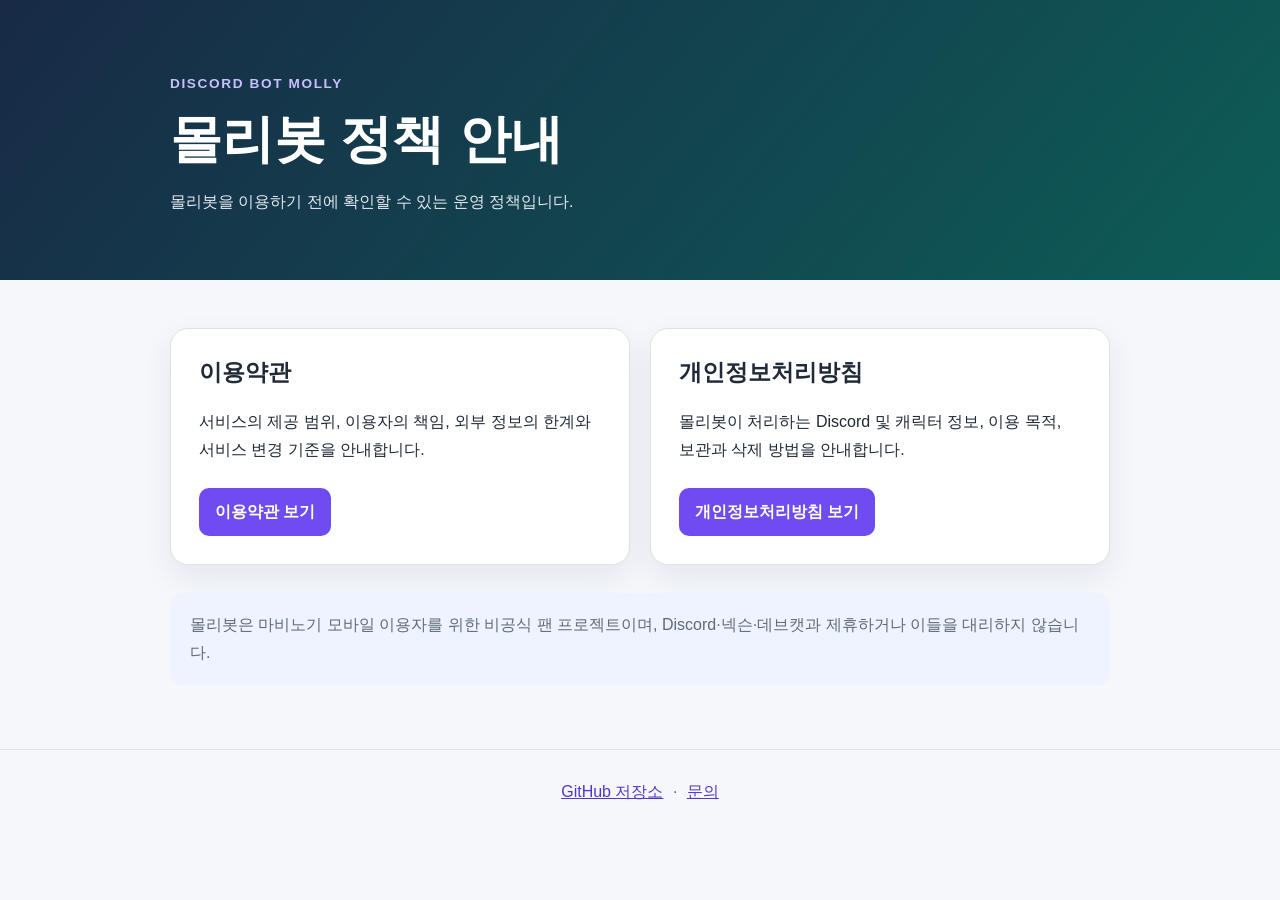
<file: docs/index.html>
<!doctype html>
<html lang="ko">
<head>
  <meta charset="utf-8">
  <meta name="viewport" content="width=device-width, initial-scale=1">
  <meta name="description" content="디스코드 봇 몰리의 이용약관과 개인정보처리방침">
  <title>몰리봇 정책 안내</title>
  <link rel="stylesheet" href="./pages.css">
</head>
<body>
  <header class="site-header">
    <div class="container">
      <p class="eyebrow">Discord Bot Molly</p>
      <h1>몰리봇 정책 안내</h1>
      <p class="lead">몰리봇을 이용하기 전에 확인할 수 있는 운영 정책입니다.</p>
    </div>
  </header>

  <main class="container policy-index">
    <section class="card">
      <h2>이용약관</h2>
      <p>서비스의 제공 범위, 이용자의 책임, 외부 정보의 한계와 서비스 변경 기준을 안내합니다.</p>
      <a class="button" href="./terms.html">이용약관 보기</a>
    </section>

    <section class="card">
      <h2>개인정보처리방침</h2>
      <p>몰리봇이 처리하는 Discord 및 캐릭터 정보, 이용 목적, 보관과 삭제 방법을 안내합니다.</p>
      <a class="button" href="./privacy.html">개인정보처리방침 보기</a>
    </section>

    <p class="notice">몰리봇은 마비노기 모바일 이용자를 위한 비공식 팬 프로젝트이며, Discord·넥슨·데브캣과 제휴하거나 이들을 대리하지 않습니다.</p>
  </main>

  <footer class="site-footer">
    <div class="container">
      <a href="https://github.com/PieceOfPaper/DiscordBot_Molly">GitHub 저장소</a>
      <span aria-hidden="true">·</span>
      <a href="https://github.com/PieceOfPaper/DiscordBot_Molly/issues">문의</a>
    </div>
  </footer>
</body>
</html>
</file>
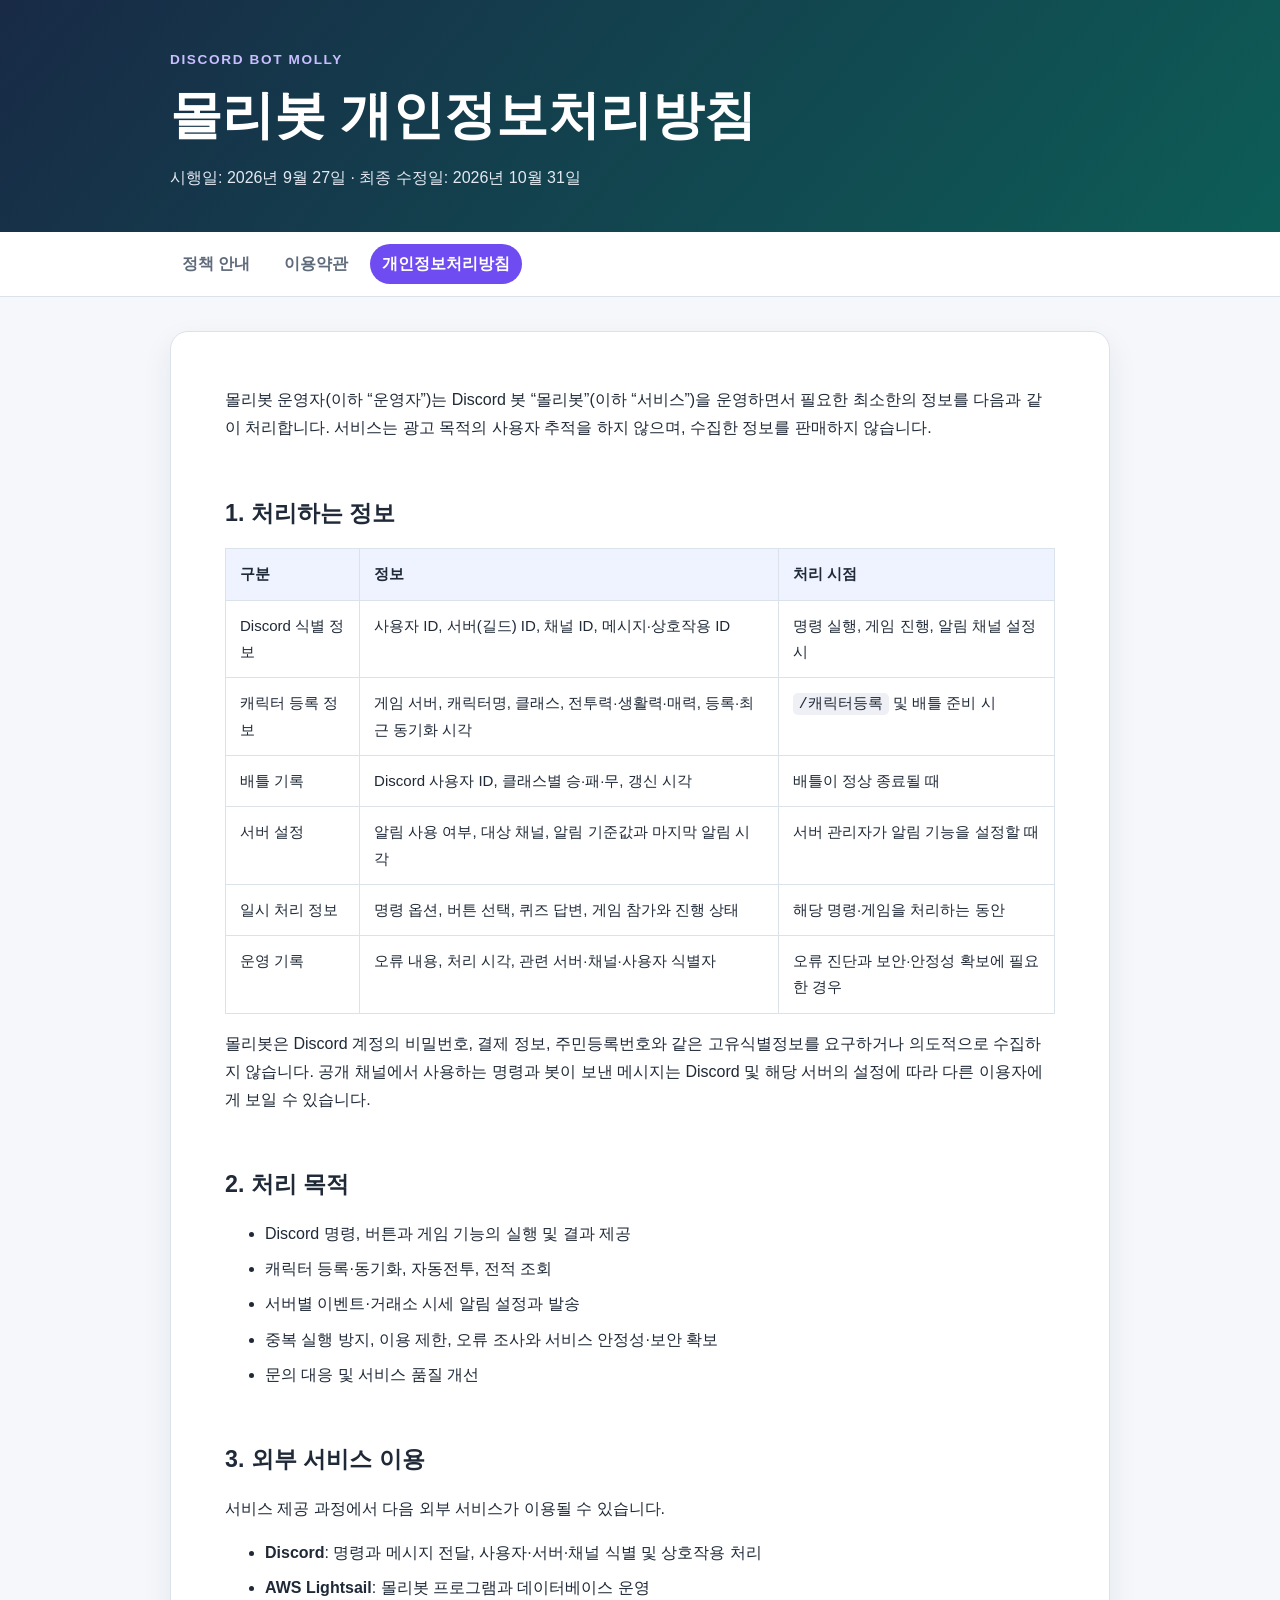
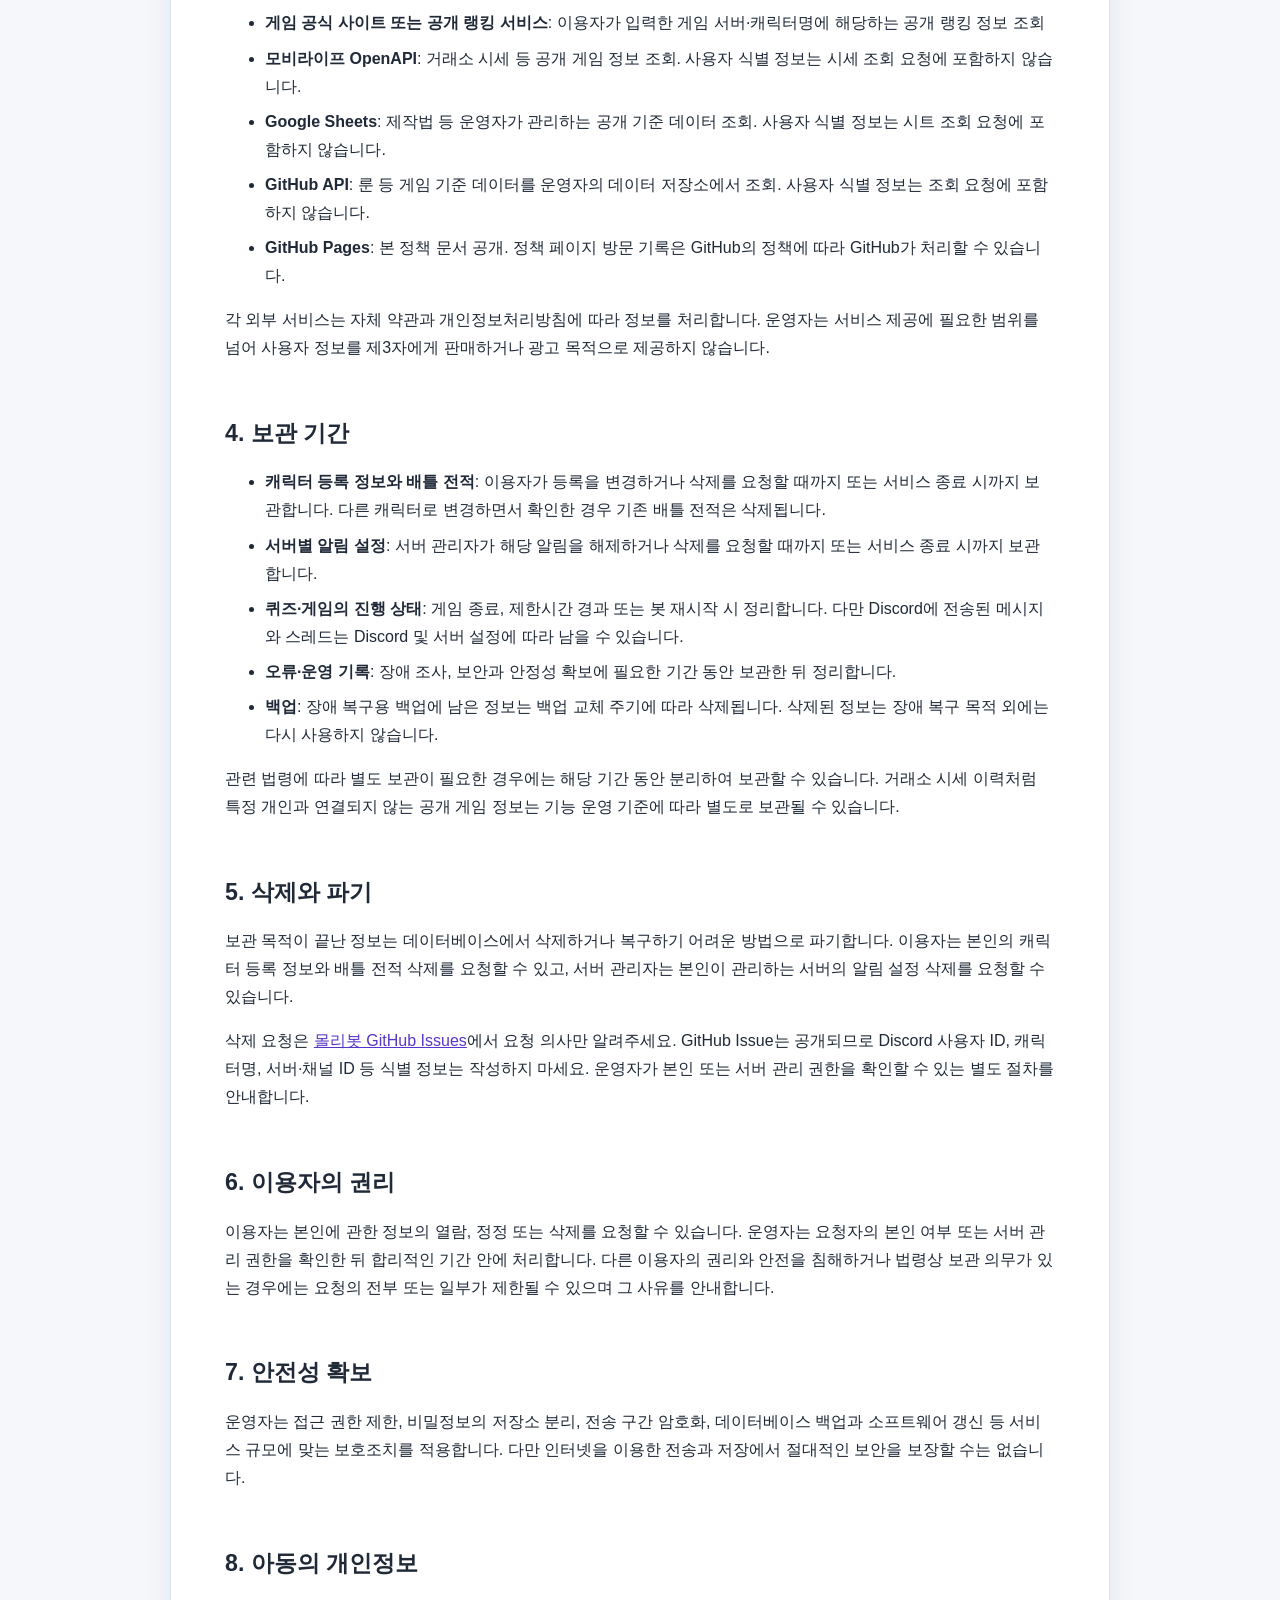
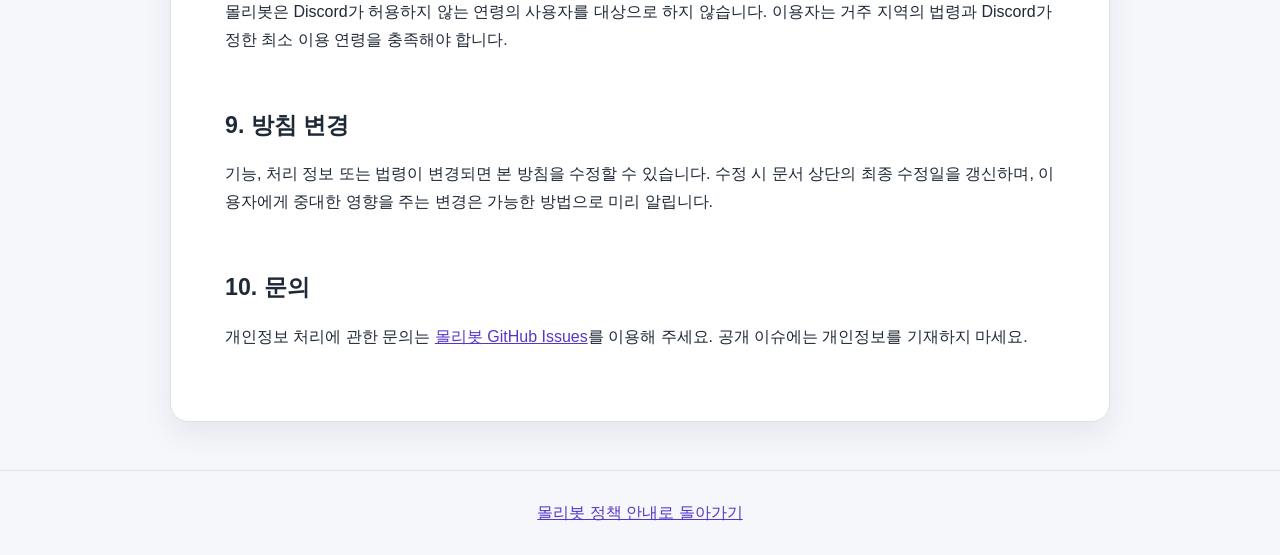
<file: docs/privacy.html>
<!doctype html>
<html lang="ko">
<head>
  <meta charset="utf-8">
  <meta name="viewport" content="width=device-width, initial-scale=1">
  <meta name="description" content="디스코드 봇 몰리 개인정보처리방침">
  <title>몰리봇 개인정보처리방침</title>
  <link rel="stylesheet" href="./pages.css">
</head>
<body>
  <header class="site-header compact">
    <div class="container">
      <p class="eyebrow">Discord Bot Molly</p>
      <h1>몰리봇 개인정보처리방침</h1>
      <p class="lead">시행일: 2026년 9월 27일 · 최종 수정일: 2026년 10월 31일</p>
    </div>
  </header>

  <nav class="policy-nav" aria-label="정책 문서">
    <div class="container">
      <a href="./index.html">정책 안내</a>
      <a href="./terms.html">이용약관</a>
      <a aria-current="page" href="./privacy.html">개인정보처리방침</a>
    </div>
  </nav>

  <main class="container document">
    <p>몰리봇 운영자(이하 “운영자”)는 Discord 봇 “몰리봇”(이하 “서비스”)을 운영하면서 필요한 최소한의 정보를 다음과 같이 처리합니다. 서비스는 광고 목적의 사용자 추적을 하지 않으며, 수집한 정보를 판매하지 않습니다.</p>

    <h2>1. 처리하는 정보</h2>
    <div class="table-wrap">
      <table>
        <thead>
          <tr><th>구분</th><th>정보</th><th>처리 시점</th></tr>
        </thead>
        <tbody>
          <tr><td>Discord 식별 정보</td><td>사용자 ID, 서버(길드) ID, 채널 ID, 메시지·상호작용 ID</td><td>명령 실행, 게임 진행, 알림 채널 설정 시</td></tr>
          <tr><td>캐릭터 등록 정보</td><td>게임 서버, 캐릭터명, 클래스, 전투력·생활력·매력, 등록·최근 동기화 시각</td><td><code>/캐릭터등록</code> 및 배틀 준비 시</td></tr>
          <tr><td>배틀 기록</td><td>Discord 사용자 ID, 클래스별 승·패·무, 갱신 시각</td><td>배틀이 정상 종료될 때</td></tr>
          <tr><td>서버 설정</td><td>알림 사용 여부, 대상 채널, 알림 기준값과 마지막 알림 시각</td><td>서버 관리자가 알림 기능을 설정할 때</td></tr>
          <tr><td>일시 처리 정보</td><td>명령 옵션, 버튼 선택, 퀴즈 답변, 게임 참가와 진행 상태</td><td>해당 명령·게임을 처리하는 동안</td></tr>
          <tr><td>운영 기록</td><td>오류 내용, 처리 시각, 관련 서버·채널·사용자 식별자</td><td>오류 진단과 보안·안정성 확보에 필요한 경우</td></tr>
        </tbody>
      </table>
    </div>
    <p>몰리봇은 Discord 계정의 비밀번호, 결제 정보, 주민등록번호와 같은 고유식별정보를 요구하거나 의도적으로 수집하지 않습니다. 공개 채널에서 사용하는 명령과 봇이 보낸 메시지는 Discord 및 해당 서버의 설정에 따라 다른 이용자에게 보일 수 있습니다.</p>

    <h2>2. 처리 목적</h2>
    <ul>
      <li>Discord 명령, 버튼과 게임 기능의 실행 및 결과 제공</li>
      <li>캐릭터 등록·동기화, 자동전투, 전적 조회</li>
      <li>서버별 이벤트·거래소 시세 알림 설정과 발송</li>
      <li>중복 실행 방지, 이용 제한, 오류 조사와 서비스 안정성·보안 확보</li>
      <li>문의 대응 및 서비스 품질 개선</li>
    </ul>

    <h2>3. 외부 서비스 이용</h2>
    <p>서비스 제공 과정에서 다음 외부 서비스가 이용될 수 있습니다.</p>
    <ul>
      <li><strong>Discord</strong>: 명령과 메시지 전달, 사용자·서버·채널 식별 및 상호작용 처리</li>
      <li><strong>AWS Lightsail</strong>: 몰리봇 프로그램과 데이터베이스 운영</li>
      <li><strong>게임 공식 사이트 또는 공개 랭킹 서비스</strong>: 이용자가 입력한 게임 서버·캐릭터명에 해당하는 공개 랭킹 정보 조회</li>
      <li><strong>모비라이프 OpenAPI</strong>: 거래소 시세 등 공개 게임 정보 조회. 사용자 식별 정보는 시세 조회 요청에 포함하지 않습니다.</li>
      <li><strong>Google Sheets</strong>: 제작법 등 운영자가 관리하는 공개 기준 데이터 조회. 사용자 식별 정보는 시트 조회 요청에 포함하지 않습니다.</li>
      <li><strong>GitHub API</strong>: 룬 등 게임 기준 데이터를 운영자의 데이터 저장소에서 조회. 사용자 식별 정보는 조회 요청에 포함하지 않습니다.</li>
      <li><strong>GitHub Pages</strong>: 본 정책 문서 공개. 정책 페이지 방문 기록은 GitHub의 정책에 따라 GitHub가 처리할 수 있습니다.</li>
    </ul>
    <p>각 외부 서비스는 자체 약관과 개인정보처리방침에 따라 정보를 처리합니다. 운영자는 서비스 제공에 필요한 범위를 넘어 사용자 정보를 제3자에게 판매하거나 광고 목적으로 제공하지 않습니다.</p>

    <h2>4. 보관 기간</h2>
    <ul>
      <li><strong>캐릭터 등록 정보와 배틀 전적</strong>: 이용자가 등록을 변경하거나 삭제를 요청할 때까지 또는 서비스 종료 시까지 보관합니다. 다른 캐릭터로 변경하면서 확인한 경우 기존 배틀 전적은 삭제됩니다.</li>
      <li><strong>서버별 알림 설정</strong>: 서버 관리자가 해당 알림을 해제하거나 삭제를 요청할 때까지 또는 서비스 종료 시까지 보관합니다.</li>
      <li><strong>퀴즈·게임의 진행 상태</strong>: 게임 종료, 제한시간 경과 또는 봇 재시작 시 정리합니다. 다만 Discord에 전송된 메시지와 스레드는 Discord 및 서버 설정에 따라 남을 수 있습니다.</li>
      <li><strong>오류·운영 기록</strong>: 장애 조사, 보안과 안정성 확보에 필요한 기간 동안 보관한 뒤 정리합니다.</li>
      <li><strong>백업</strong>: 장애 복구용 백업에 남은 정보는 백업 교체 주기에 따라 삭제됩니다. 삭제된 정보는 장애 복구 목적 외에는 다시 사용하지 않습니다.</li>
    </ul>
    <p>관련 법령에 따라 별도 보관이 필요한 경우에는 해당 기간 동안 분리하여 보관할 수 있습니다. 거래소 시세 이력처럼 특정 개인과 연결되지 않는 공개 게임 정보는 기능 운영 기준에 따라 별도로 보관될 수 있습니다.</p>

    <h2>5. 삭제와 파기</h2>
    <p>보관 목적이 끝난 정보는 데이터베이스에서 삭제하거나 복구하기 어려운 방법으로 파기합니다. 이용자는 본인의 캐릭터 등록 정보와 배틀 전적 삭제를 요청할 수 있고, 서버 관리자는 본인이 관리하는 서버의 알림 설정 삭제를 요청할 수 있습니다.</p>
    <p>삭제 요청은 <a href="https://github.com/PieceOfPaper/DiscordBot_Molly/issues">몰리봇 GitHub Issues</a>에서 요청 의사만 알려주세요. GitHub Issue는 공개되므로 Discord 사용자 ID, 캐릭터명, 서버·채널 ID 등 식별 정보는 작성하지 마세요. 운영자가 본인 또는 서버 관리 권한을 확인할 수 있는 별도 절차를 안내합니다.</p>

    <h2>6. 이용자의 권리</h2>
    <p>이용자는 본인에 관한 정보의 열람, 정정 또는 삭제를 요청할 수 있습니다. 운영자는 요청자의 본인 여부 또는 서버 관리 권한을 확인한 뒤 합리적인 기간 안에 처리합니다. 다른 이용자의 권리와 안전을 침해하거나 법령상 보관 의무가 있는 경우에는 요청의 전부 또는 일부가 제한될 수 있으며 그 사유를 안내합니다.</p>

    <h2>7. 안전성 확보</h2>
    <p>운영자는 접근 권한 제한, 비밀정보의 저장소 분리, 전송 구간 암호화, 데이터베이스 백업과 소프트웨어 갱신 등 서비스 규모에 맞는 보호조치를 적용합니다. 다만 인터넷을 이용한 전송과 저장에서 절대적인 보안을 보장할 수는 없습니다.</p>

    <h2>8. 아동의 개인정보</h2>
    <p>몰리봇은 Discord가 허용하지 않는 연령의 사용자를 대상으로 하지 않습니다. 이용자는 거주 지역의 법령과 Discord가 정한 최소 이용 연령을 충족해야 합니다.</p>

    <h2>9. 방침 변경</h2>
    <p>기능, 처리 정보 또는 법령이 변경되면 본 방침을 수정할 수 있습니다. 수정 시 문서 상단의 최종 수정일을 갱신하며, 이용자에게 중대한 영향을 주는 변경은 가능한 방법으로 미리 알립니다.</p>

    <h2>10. 문의</h2>
    <p>개인정보 처리에 관한 문의는 <a href="https://github.com/PieceOfPaper/DiscordBot_Molly/issues">몰리봇 GitHub Issues</a>를 이용해 주세요. 공개 이슈에는 개인정보를 기재하지 마세요.</p>
  </main>

  <footer class="site-footer">
    <div class="container"><a href="./index.html">몰리봇 정책 안내로 돌아가기</a></div>
  </footer>
</body>
</html>
</file>
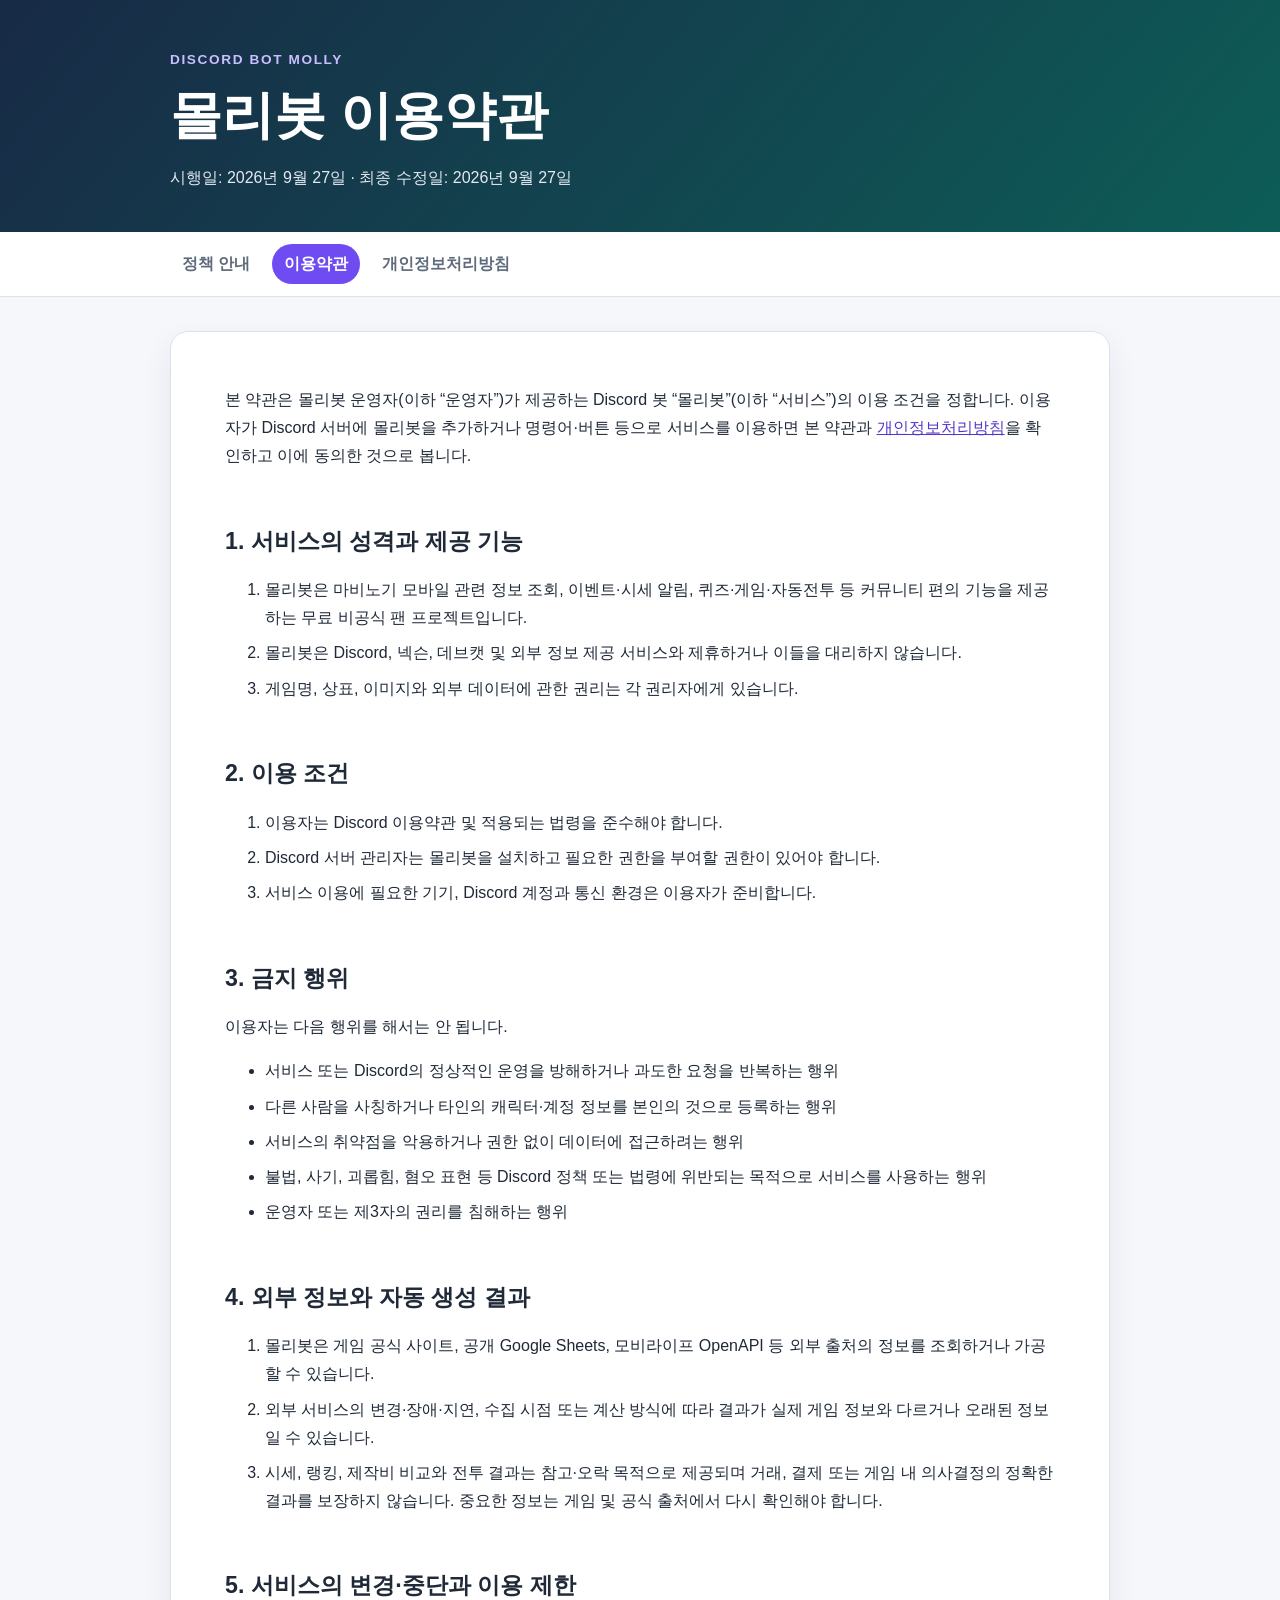
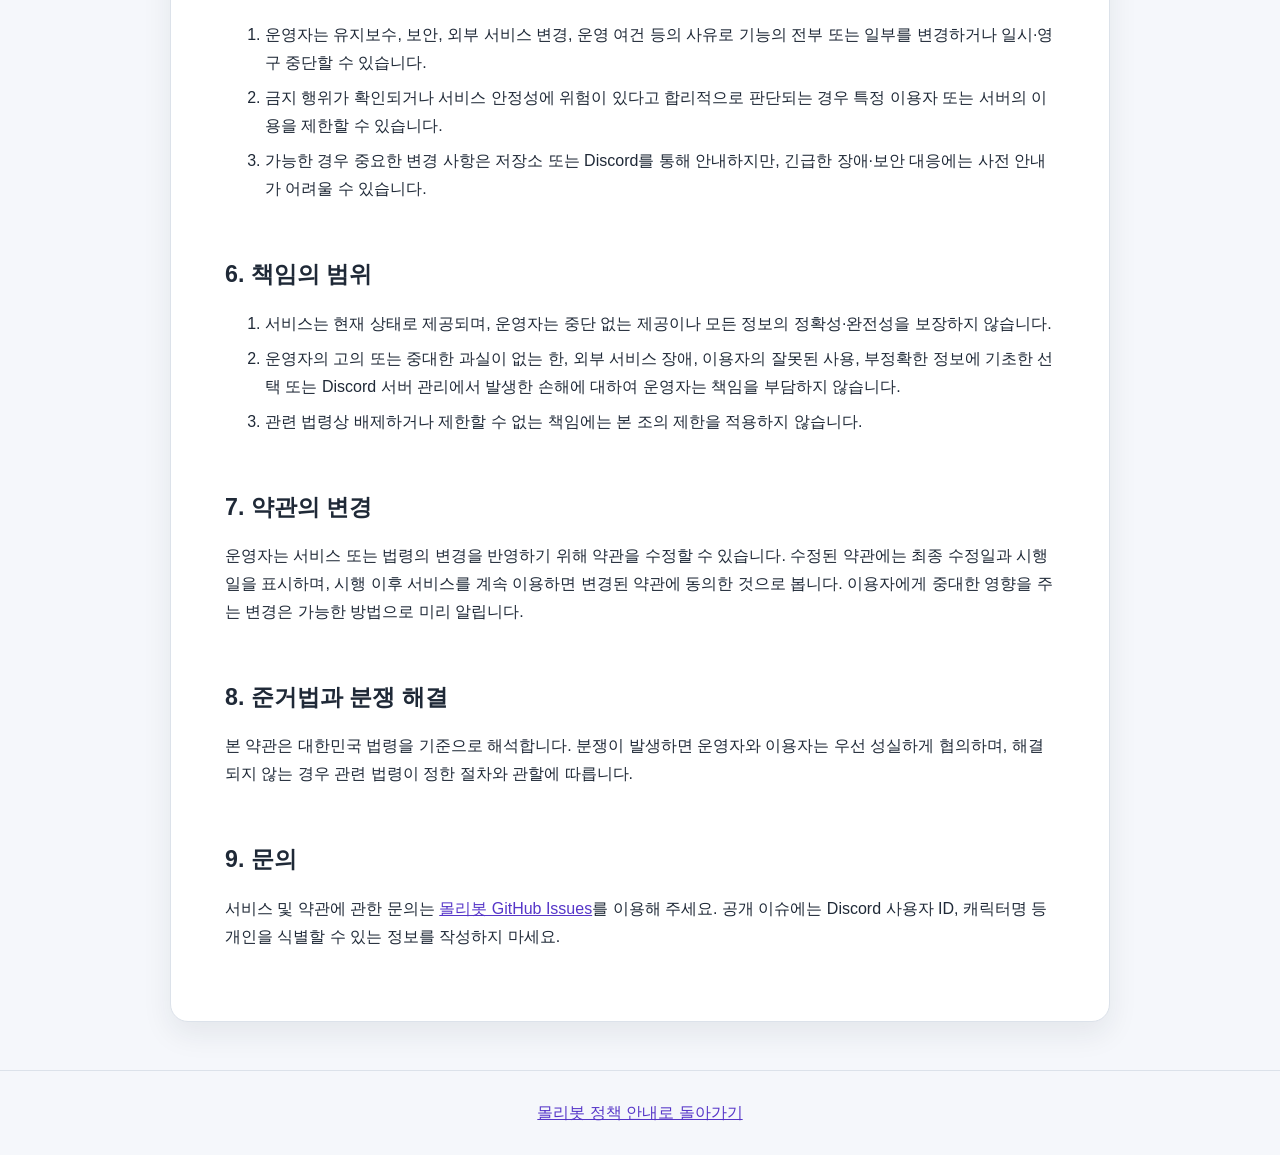
<file: docs/terms.html>
<!doctype html>
<html lang="ko">
<head>
  <meta charset="utf-8">
  <meta name="viewport" content="width=device-width, initial-scale=1">
  <meta name="description" content="디스코드 봇 몰리 이용약관">
  <title>몰리봇 이용약관</title>
  <link rel="stylesheet" href="./pages.css">
</head>
<body>
  <header class="site-header compact">
    <div class="container">
      <p class="eyebrow">Discord Bot Molly</p>
      <h1>몰리봇 이용약관</h1>
      <p class="lead">시행일: 2026년 9월 27일 · 최종 수정일: 2026년 9월 27일</p>
    </div>
  </header>

  <nav class="policy-nav" aria-label="정책 문서">
    <div class="container">
      <a href="./index.html">정책 안내</a>
      <a aria-current="page" href="./terms.html">이용약관</a>
      <a href="./privacy.html">개인정보처리방침</a>
    </div>
  </nav>

  <main class="container document">
    <p>본 약관은 몰리봇 운영자(이하 “운영자”)가 제공하는 Discord 봇 “몰리봇”(이하 “서비스”)의 이용 조건을 정합니다. 이용자가 Discord 서버에 몰리봇을 추가하거나 명령어·버튼 등으로 서비스를 이용하면 본 약관과 <a href="./privacy.html">개인정보처리방침</a>을 확인하고 이에 동의한 것으로 봅니다.</p>

    <h2>1. 서비스의 성격과 제공 기능</h2>
    <ol>
      <li>몰리봇은 마비노기 모바일 관련 정보 조회, 이벤트·시세 알림, 퀴즈·게임·자동전투 등 커뮤니티 편의 기능을 제공하는 무료 비공식 팬 프로젝트입니다.</li>
      <li>몰리봇은 Discord, 넥슨, 데브캣 및 외부 정보 제공 서비스와 제휴하거나 이들을 대리하지 않습니다.</li>
      <li>게임명, 상표, 이미지와 외부 데이터에 관한 권리는 각 권리자에게 있습니다.</li>
    </ol>

    <h2>2. 이용 조건</h2>
    <ol>
      <li>이용자는 Discord 이용약관 및 적용되는 법령을 준수해야 합니다.</li>
      <li>Discord 서버 관리자는 몰리봇을 설치하고 필요한 권한을 부여할 권한이 있어야 합니다.</li>
      <li>서비스 이용에 필요한 기기, Discord 계정과 통신 환경은 이용자가 준비합니다.</li>
    </ol>

    <h2>3. 금지 행위</h2>
    <p>이용자는 다음 행위를 해서는 안 됩니다.</p>
    <ul>
      <li>서비스 또는 Discord의 정상적인 운영을 방해하거나 과도한 요청을 반복하는 행위</li>
      <li>다른 사람을 사칭하거나 타인의 캐릭터·계정 정보를 본인의 것으로 등록하는 행위</li>
      <li>서비스의 취약점을 악용하거나 권한 없이 데이터에 접근하려는 행위</li>
      <li>불법, 사기, 괴롭힘, 혐오 표현 등 Discord 정책 또는 법령에 위반되는 목적으로 서비스를 사용하는 행위</li>
      <li>운영자 또는 제3자의 권리를 침해하는 행위</li>
    </ul>

    <h2>4. 외부 정보와 자동 생성 결과</h2>
    <ol>
      <li>몰리봇은 게임 공식 사이트, 공개 Google Sheets, 모비라이프 OpenAPI 등 외부 출처의 정보를 조회하거나 가공할 수 있습니다.</li>
      <li>외부 서비스의 변경·장애·지연, 수집 시점 또는 계산 방식에 따라 결과가 실제 게임 정보와 다르거나 오래된 정보일 수 있습니다.</li>
      <li>시세, 랭킹, 제작비 비교와 전투 결과는 참고·오락 목적으로 제공되며 거래, 결제 또는 게임 내 의사결정의 정확한 결과를 보장하지 않습니다. 중요한 정보는 게임 및 공식 출처에서 다시 확인해야 합니다.</li>
    </ol>

    <h2>5. 서비스의 변경·중단과 이용 제한</h2>
    <ol>
      <li>운영자는 유지보수, 보안, 외부 서비스 변경, 운영 여건 등의 사유로 기능의 전부 또는 일부를 변경하거나 일시·영구 중단할 수 있습니다.</li>
      <li>금지 행위가 확인되거나 서비스 안정성에 위험이 있다고 합리적으로 판단되는 경우 특정 이용자 또는 서버의 이용을 제한할 수 있습니다.</li>
      <li>가능한 경우 중요한 변경 사항은 저장소 또는 Discord를 통해 안내하지만, 긴급한 장애·보안 대응에는 사전 안내가 어려울 수 있습니다.</li>
    </ol>

    <h2>6. 책임의 범위</h2>
    <ol>
      <li>서비스는 현재 상태로 제공되며, 운영자는 중단 없는 제공이나 모든 정보의 정확성·완전성을 보장하지 않습니다.</li>
      <li>운영자의 고의 또는 중대한 과실이 없는 한, 외부 서비스 장애, 이용자의 잘못된 사용, 부정확한 정보에 기초한 선택 또는 Discord 서버 관리에서 발생한 손해에 대하여 운영자는 책임을 부담하지 않습니다.</li>
      <li>관련 법령상 배제하거나 제한할 수 없는 책임에는 본 조의 제한을 적용하지 않습니다.</li>
    </ol>

    <h2>7. 약관의 변경</h2>
    <p>운영자는 서비스 또는 법령의 변경을 반영하기 위해 약관을 수정할 수 있습니다. 수정된 약관에는 최종 수정일과 시행일을 표시하며, 시행 이후 서비스를 계속 이용하면 변경된 약관에 동의한 것으로 봅니다. 이용자에게 중대한 영향을 주는 변경은 가능한 방법으로 미리 알립니다.</p>

    <h2>8. 준거법과 분쟁 해결</h2>
    <p>본 약관은 대한민국 법령을 기준으로 해석합니다. 분쟁이 발생하면 운영자와 이용자는 우선 성실하게 협의하며, 해결되지 않는 경우 관련 법령이 정한 절차와 관할에 따릅니다.</p>

    <h2>9. 문의</h2>
    <p>서비스 및 약관에 관한 문의는 <a href="https://github.com/PieceOfPaper/DiscordBot_Molly/issues">몰리봇 GitHub Issues</a>를 이용해 주세요. 공개 이슈에는 Discord 사용자 ID, 캐릭터명 등 개인을 식별할 수 있는 정보를 작성하지 마세요.</p>
  </main>

  <footer class="site-footer">
    <div class="container"><a href="./index.html">몰리봇 정책 안내로 돌아가기</a></div>
  </footer>
</body>
</html>
</file>
<file: docs/pages.css>
:root {
  color-scheme: light dark;
  --bg: #f5f7fb;
  --surface: #ffffff;
  --text: #1f2937;
  --muted: #5f6b7a;
  --line: #dce2ea;
  --accent: #6f4bf2;
  --accent-dark: #5636c8;
  --header-a: #182a46;
  --header-b: #0d5d57;
  --notice: #eef3ff;
  --code: #eef0f5;
}

* { box-sizing: border-box; }

html { scroll-behavior: smooth; }

body {
  margin: 0;
  background: var(--bg);
  color: var(--text);
  font-family: -apple-system, BlinkMacSystemFont, "Segoe UI", "Noto Sans KR", sans-serif;
  font-size: 16px;
  line-height: 1.75;
}

a { color: var(--accent-dark); }
a:hover { text-decoration-thickness: 2px; }

.container {
  width: min(940px, calc(100% - 40px));
  margin: 0 auto;
}

.site-header {
  padding: 72px 0 64px;
  background: linear-gradient(130deg, var(--header-a), var(--header-b));
  color: #fff;
}

.site-header.compact { padding: 48px 0 40px; }

.eyebrow {
  margin: 0 0 8px;
  color: #c9beff;
  font-size: .85rem;
  font-weight: 800;
  letter-spacing: .12em;
  text-transform: uppercase;
}

h1, h2, h3 { line-height: 1.35; }
h1 { margin: 0; font-size: clamp(2rem, 5vw, 3.25rem); }
h2 { margin-top: 2.4em; font-size: 1.45rem; }
.lead { margin: 14px 0 0; color: #e4e9f2; }

.policy-nav {
  position: sticky;
  top: 0;
  z-index: 10;
  border-bottom: 1px solid var(--line);
  background: color-mix(in srgb, var(--surface) 94%, transparent);
  backdrop-filter: blur(12px);
}

.policy-nav .container {
  display: flex;
  gap: 10px;
  overflow-x: auto;
  padding-top: 12px;
  padding-bottom: 12px;
}

.policy-nav a {
  flex: none;
  padding: 6px 12px;
  border-radius: 999px;
  color: var(--muted);
  text-decoration: none;
  font-weight: 700;
}

.policy-nav a[aria-current="page"] {
  background: var(--accent);
  color: #fff;
}

.policy-index {
  display: grid;
  grid-template-columns: repeat(2, minmax(0, 1fr));
  gap: 20px;
  padding-top: 48px;
  padding-bottom: 64px;
}

.card, .document {
  border: 1px solid var(--line);
  border-radius: 18px;
  background: var(--surface);
  box-shadow: 0 12px 30px rgb(31 41 55 / 8%);
}

.card { padding: 28px; }
.card h2 { margin-top: 0; }
.button {
  display: inline-block;
  margin-top: 8px;
  padding: 10px 16px;
  border-radius: 10px;
  background: var(--accent);
  color: #fff;
  text-decoration: none;
  font-weight: 800;
}
.button:hover { background: var(--accent-dark); }

.notice {
  grid-column: 1 / -1;
  margin: 8px 0 0;
  padding: 18px 20px;
  border-radius: 12px;
  background: var(--notice);
  color: var(--muted);
}

.document {
  margin-top: 34px;
  margin-bottom: 48px;
  padding: clamp(24px, 5vw, 54px);
}

.document > :first-child { margin-top: 0; }
.document li + li { margin-top: .45em; }
.document code {
  padding: .12em .4em;
  border-radius: 5px;
  background: var(--code);
  font-family: ui-monospace, SFMono-Regular, Menlo, monospace;
}

.table-wrap { overflow-x: auto; }
table { width: 100%; border-collapse: collapse; font-size: .94rem; }
th, td { padding: 12px 14px; border: 1px solid var(--line); text-align: left; vertical-align: top; }
th { background: var(--notice); white-space: nowrap; }

.site-footer {
  padding: 28px 0;
  border-top: 1px solid var(--line);
  color: var(--muted);
  text-align: center;
}
.site-footer a { margin: 0 5px; }

@media (max-width: 680px) {
  .container { width: min(100% - 24px, 940px); }
  .site-header { padding: 48px 0 42px; }
  .policy-index { grid-template-columns: 1fr; padding-top: 28px; }
  .document { margin-top: 20px; border-radius: 12px; }
  ol, ul { padding-left: 1.35em; }
}

@media (prefers-color-scheme: dark) {
  :root {
    --bg: #11151d;
    --surface: #1a202b;
    --text: #e8ecf3;
    --muted: #abb5c4;
    --line: #333d4d;
    --accent: #8d72ff;
    --accent-dark: #b1a0ff;
    --notice: #232c40;
    --code: #2a3240;
  }
  .card, .document { box-shadow: none; }
}
</file>
